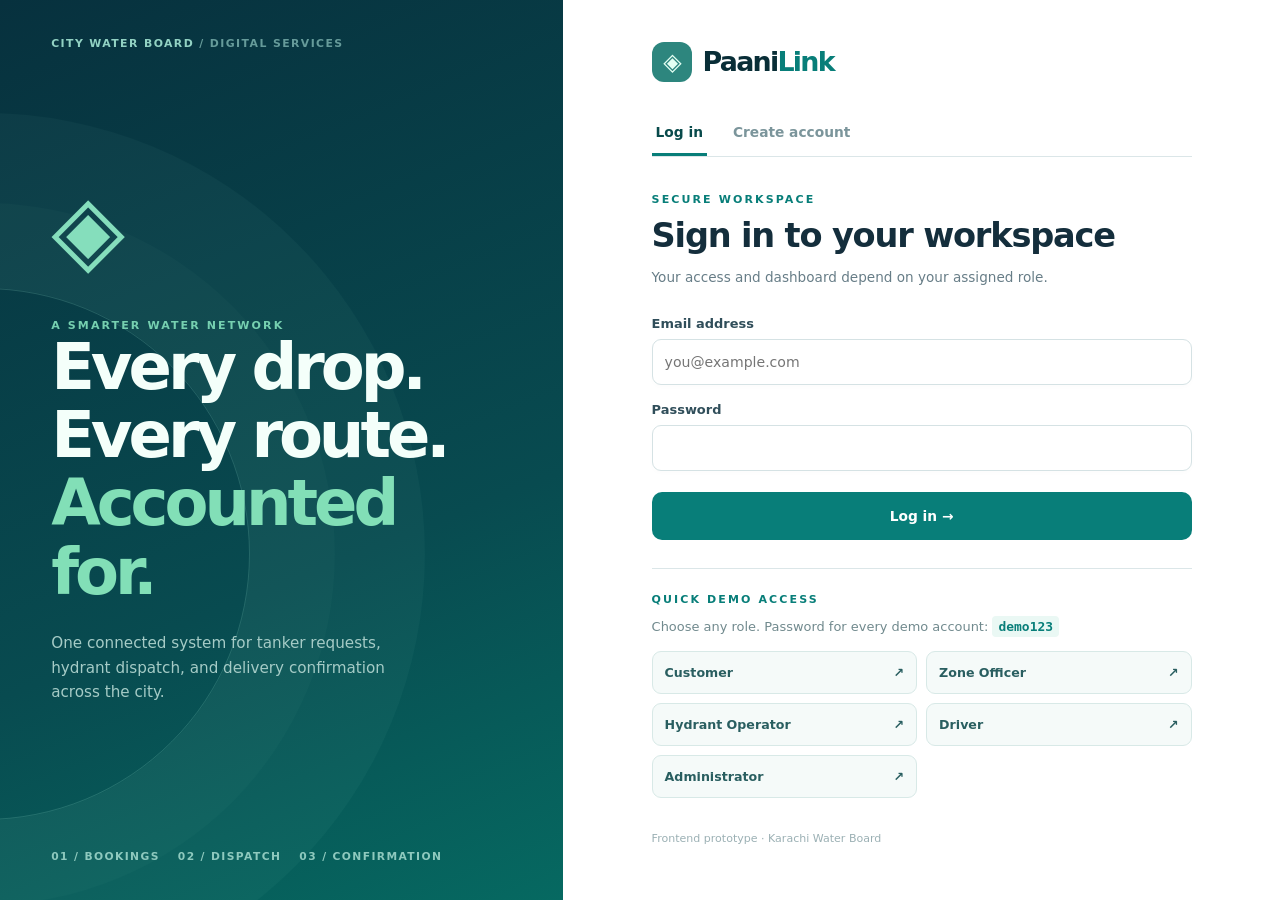
<file: index.html>
<!DOCTYPE html>
<html lang="en"><head><meta charset="UTF-8"><meta name="viewport" content="width=device-width, initial-scale=1.0"><meta name="description" content="PaaniLink water tanker booking and dispatch portal"><title>PaaniLink | Welcome</title><link rel="stylesheet" href="css/styles.css"></head><body data-page="auth"><div id="app-root"></div><script type="module" src="js/app.js"></script></body></html>
</file>
<file: css/styles.css>
/* PaaniLink. CSS3 only: responsive layouts, visible focus, no font/CDN dependencies. */
:root{--ink:#142e3c;--muted:#677d87;--surface:#fff;--canvas:#f3f7f7;--line:#dbe6e8;--deep:#092e37;--deep-2:#083a40;--teal:#087e79;--teal-dark:#06655f;--aqua:#dcf5ec;--blue:#276d97;--danger:#b53e4a;--danger-bg:#fff0f0;--warning:#aa6614;--shadow:0 12px 34px rgba(7,47,56,.045);--radius:16px;font-family:Inter,ui-sans-serif,system-ui,-apple-system,BlinkMacSystemFont,"Segoe UI",sans-serif;color:var(--ink);background:var(--canvas);font-synthesis:none}
*{box-sizing:border-box}html{scroll-behavior:smooth}body{margin:0;min-width:320px}button,input,select,textarea{font:inherit}button{cursor:pointer}button:disabled{opacity:.5;cursor:not-allowed}a{text-decoration:none;color:inherit}h1,h2,h3,h4,p{margin-top:0}h1,h2,h3{letter-spacing:-.035em}small,.hint{font-size:.79rem}p{line-height:1.6}hr{border:0;border-top:1px solid var(--line);margin:24px 0}*:focus-visible{outline:3px solid #16a6ab;outline-offset:3px}.muted{color:var(--muted);line-height:1.55}.eyebrow{font-size:.69rem;letter-spacing:.19em;font-weight:800;color:var(--teal);text-transform:uppercase;margin-bottom:10px}.btn{display:inline-flex;align-items:center;justify-content:center;gap:7px;border:1px solid transparent;border-radius:10px;padding:11px 16px;font-weight:720;font-size:.86rem;min-height:41px;white-space:normal;text-align:center;transition:transform .16s ease,background .16s ease,border-color .16s ease}.btn:hover:not(:disabled){transform:translateY(-1px)}.btn.primary{background:var(--teal);color:white}.btn.primary:hover{background:var(--teal-dark)}.btn.secondary{background:#e8f3f0;color:#08736c}.btn.secondary:hover{background:#cdefe7}.btn.ghost{background:transparent;color:var(--teal);border-color:var(--line)}.btn.ghost:hover{background:#eef8f5}.btn.danger{color:var(--danger);background:var(--danger-bg)}.btn.sm{padding:7px 10px;min-height:32px;font-size:.75rem;border-radius:8px}.btn.tap{width:100%;min-height:54px;font-size:1rem}.text-link{border:0;background:transparent;color:var(--teal);font-size:.84rem;font-weight:800;text-decoration:underline;text-underline-offset:3px;padding:4px 0}.brand{display:flex;align-items:center;gap:12px;font-size:1.55rem;font-weight:900;letter-spacing:-.065em;color:white}.brand>span:last-child>span{color:#7be0be}.brand small{display:block;font-size:.61rem;font-weight:600;letter-spacing:.1em;color:#a0c2c5;text-transform:uppercase;margin-top:-2px}.brand-mark{font-size:1.5rem;background:#2d867e;color:#e3fff3;width:40px;height:40px;display:grid;place-items:center;border-radius:12px;flex:none}
.app-shell{display:grid;grid-template-columns:250px minmax(0,1fr);min-height:100vh}.sidebar{background:var(--deep);color:#bfd9d9;min-height:100vh;padding:28px 19px 18px;display:flex;flex-direction:column;position:sticky;top:0;height:100vh}.sidebar .brand{margin:0 7px 60px}.nav-caption{margin:0 13px 13px;color:#75969c;font-weight:800;font-size:.64rem;letter-spacing:.17em}.nav-list{display:flex;flex-direction:column;gap:6px}.nav-item{min-height:44px;padding:11px 13px;background:transparent;border:1px solid transparent;color:#b9d4d5;text-align:left;border-radius:11px;display:flex;align-items:center;gap:11px;font-size:.88rem;font-weight:600}.nav-item:hover{background:#16434a;color:#fff}.nav-item.active{background:#1b5355;color:#f2fffa;border-color:#367e78;font-weight:800}.nav-glyph{width:22px;text-align:center;font-size:1.08rem;color:#85ded1}.sidebar-end{margin-top:auto;border-top:1px solid #2a5159;padding-top:16px;display:grid;gap:10px}.sidebar-end .btn{justify-content:flex-start;color:#b8e6e0;border:0}.sidebar-note{font-size:.74rem;color:#a4bfc1;padding:4px 12px}.online-dot{display:inline-block;background:#87d8b1;width:7px;height:7px;border-radius:50%;margin-right:6px}.app-main{min-width:0;display:flex;flex-direction:column}.topbar{height:73px;background:var(--surface);border-bottom:1px solid var(--line);display:flex;align-items:center;justify-content:space-between;padding:0 clamp(20px,4vw,58px);gap:15px}.topbar-left{display:flex;align-items:center;gap:9px;font-size:.72rem;letter-spacing:.13em;font-weight:850}.topbar-mark{color:var(--teal);font-size:1.5rem}.topbar-path{font-weight:550;color:#8ca0a5;letter-spacing:0}.topbar-right{display:flex;align-items:center;gap:10px;font-size:.8rem;font-weight:700}.avatar{background:#e3f5ef;color:var(--teal);height:33px;width:33px;border-radius:50%;display:grid;place-items:center;font-size:.78rem}.role-pill{padding:6px 10px;background:#f1f7f6;border:1px solid var(--line);border-radius:999px;color:#52747a;font-size:.72rem}.content{width:min(1230px,100%);margin:0 auto;padding:clamp(22px,3.5vw,46px) clamp(18px,4vw,55px) 58px;flex:1}.page-heading{display:flex;align-items:flex-end;justify-content:space-between;gap:24px;margin-bottom:28px}.page-heading h1{font-size:clamp(1.9rem,3vw,2.6rem);line-height:1.15;margin-bottom:10px;font-weight:820}.page-heading .muted{margin:0}.stats-grid{display:grid;grid-template-columns:repeat(4,minmax(0,1fr));gap:16px;margin-bottom:25px}.stat-card{background:white;border:1px solid var(--line);border-radius:var(--radius);padding:22px 21px;min-width:0;box-shadow:var(--shadow)}.stat-label{color:#69828b;font-size:.77rem;font-weight:700;letter-spacing:.01em;margin-bottom:11px}.stat-value{font-size:clamp(1.33rem,2.4vw,2rem);font-weight:850;line-height:1.2;overflow-wrap:anywhere}.stat-card p{color:#80929b;font-size:.75rem;margin:9px 0 0;line-height:1.35}.panel{background:var(--surface);border:1px solid var(--line);border-radius:var(--radius);margin-bottom:24px;padding:24px;box-shadow:var(--shadow);min-width:0}.panel-head{display:flex;justify-content:space-between;align-items:flex-start;gap:15px;margin-bottom:18px}.panel-head h2{font-size:1.12rem;line-height:1.25;margin-bottom:6px;letter-spacing:-.02em}.panel-head .muted{font-size:.81rem;margin-bottom:0}.quick-action{display:flex;align-items:center;justify-content:space-between;gap:30px;margin-bottom:25px;background:linear-gradient(120deg,#093c46,#0b6e6a);color:#fff;padding:27px 32px;border-radius:var(--radius);overflow:hidden;position:relative}.quick-action:after{content:'◈';position:absolute;font-size:220px;right:160px;top:-95px;color:#fff;opacity:.055;pointer-events:none}.quick-action h2{font-size:1.48rem;margin-bottom:8px}.quick-action p{font-size:.84rem;color:#bedbd5;margin-bottom:0;max-width:440px}.quick-action .eyebrow{color:#88debc}.quick-action .btn{background:#fff;color:#075b56;z-index:1;flex-shrink:0}.table-scroll{overflow:auto;width:100%;border:1px solid #ecf0f1;border-radius:11px}table{border-collapse:collapse;width:100%;font-size:.83rem;text-align:left;min-width:630px}th{background:#f7faf9;color:#6f8990;font-size:.67rem;text-transform:uppercase;font-weight:850;letter-spacing:.06em;white-space:nowrap}th,td{padding:15px 13px;border-bottom:1px solid #edf1f1;vertical-align:middle}tbody tr:last-child td{border:0}tbody tr:hover{background:#fbfdfc}td small{color:#8ba0a5}td{overflow-wrap:anywhere}.row-actions{display:flex;align-items:center;gap:6px;flex-wrap:wrap}.badge{display:inline-block;border-radius:50px;padding:5px 9px;font-weight:780;font-size:.7rem;white-space:nowrap;background:#e9eef0;color:#62757c}.badge-approved,.badge-confirmed,.badge-delivered,.badge-available,.badge-active,.badge-resolved{color:#187c60;background:#ddf3e7}.badge-pending,.badge-assigned,.badge-filled{color:#a46a16;background:#fff3d9}.badge-arrived{background:#e4f0ff;color:#276d97}.badge-disputed,.badge-failed,.badge-rejected,.badge-cancelled,.badge-inactive,.badge-unavailable{color:#b54c55;background:#ffeded}.empty-state{text-align:center;padding:38px 12px;color:var(--muted);display:flex;flex-direction:column;align-items:center;gap:8px}.empty-state>span{font-size:3.5rem;color:#bcd2d1;line-height:1}.empty-state strong{color:var(--ink)}.empty-state p{margin:0;font-size:.85rem}.notice{padding:15px 18px;background:#eaf5f1;border-radius:10px;font-size:.86rem;color:#226b65;margin-bottom:16px}.notice.warning{background:#fff5e8;color:#93591b}.app-footer{display:flex;justify-content:space-between;gap:15px;color:#95a8ab;font-size:.65rem;font-weight:750;letter-spacing:.12em;padding:15px clamp(18px,4vw,55px);border-top:1px solid var(--line)}
.form-grid{display:grid;grid-template-columns:repeat(2,minmax(0,1fr));gap:20px}.field{margin-bottom:17px;min-width:0}.form-grid .field{margin-bottom:0}.field label,.check-field legend{display:block;font-weight:740;font-size:.81rem;margin-bottom:8px;color:#304e5a}.field input,.field textarea,.field select{width:100%;min-height:46px;border:1px solid #d5e2e4;border-radius:9px;background:#fff;padding:10px 12px;color:#173641;box-shadow:0 2px 5px rgba(7,36,50,.015);font-size:.88rem}.field textarea{resize:vertical;line-height:1.5}.field input:disabled{background:#f0f5f5;color:#677f83}.field input:focus,.field textarea:focus,.field select:focus{border-color:#15968b;outline:2px solid #d6f0e8;outline-offset:0}.field.invalid input,.field.invalid select,.field.invalid textarea{border-color:#c65061}.hint{display:block;color:#84999f;line-height:1.45;margin:7px 0 0}.field-error{display:block;color:#b23545;font-weight:650;line-height:1.4;font-size:.73rem;margin-top:6px;min-height:0}.field-error:empty{display:none}.check-field{border:1px solid var(--line);border-radius:10px;padding:14px;margin:0 0 18px}.check-line{display:inline-flex;align-items:center;gap:5px;margin:8px 16px 5px 0;font-size:.8rem}.form-actions{margin-top:21px;display:flex;justify-content:flex-end;gap:12px}.price-preview{margin:22px 0 8px;background:#f0f9f5;border:1px dashed #8bbdb4;border-radius:12px;padding:17px 19px;display:flex;justify-content:space-between;gap:12px;font-size:.83rem}.price-preview span{display:flex;flex-direction:column;gap:6px;color:#62847d}.price-preview strong{color:#144e47;font-size:1.17rem}.form-error-summary,.error-banner{border-radius:10px;background:#fff0f0;border:1px solid #fad0d2;color:#ad384b;font-size:.87rem;padding:11px 14px;margin:0 0 18px}.error-banner{margin:40px auto;max-width:500px}.error-banner p{margin:5px 0 15px}.hydrant-info{display:flex;justify-content:space-between;gap:20px;align-items:center}.hydrant-info h3{margin:0 0 9px}.hydrant-info p{color:var(--muted);margin:0 0 8px;font-size:.85rem}
/* Driver: phone-first tap targets and cards */
.trip-grid{display:grid;grid-template-columns:repeat(auto-fit,minmax(min(100%,290px),1fr));gap:15px}.trip-card{border:1px solid #dce9e8;border-radius:14px;padding:21px;background:#fbfefd;display:flex;flex-direction:column;gap:11px}.trip-top{display:flex;justify-content:space-between;align-items:center;gap:12px}.trip-number{font-weight:850;color:var(--teal);font-size:.79rem}.trip-card h3{margin:3px 0 0;font-size:1.14rem}.trip-date{margin:0;font-size:.82rem;color:var(--muted)}.trip-card dl{margin:0;padding:12px 0;border-top:1px solid var(--line);border-bottom:1px solid var(--line);display:grid;gap:10px}.trip-card dl div{display:flex;justify-content:space-between;gap:10px;font-size:.8rem}.trip-card dt{color:#81999b}.trip-card dd{margin:0;font-weight:700}.trip-actions{display:grid;grid-template-columns:repeat(auto-fit,minmax(min(100%,130px),1fr));gap:9px;margin-top:auto}
/* Dialogs and trace */
dialog{border:1px solid #d8e5e3;background:#fff;border-radius:18px;padding:0;color:var(--ink);width:min(96vw,660px);max-height:92vh;box-shadow:0 30px 90px rgba(0,20,29,.25)}dialog::backdrop{background:rgba(2,28,36,.54);backdrop-filter:blur(3px)}.dialog-header{padding:22px 26px;border-bottom:1px solid var(--line);display:flex;justify-content:space-between;align-items:center;gap:15px}.dialog-header h2{font-size:1.21rem;margin:0}.dialog-close{background:#eff5f4;border:0;border-radius:9px;min-width:38px;height:38px;color:#456c71}.dialog-body{padding:25px 26px;max-height:calc(92vh - 84px);overflow:auto}.dialog-lead{color:#637e83;font-size:.88rem}.definition-grid{display:grid;grid-template-columns:repeat(2,minmax(0,1fr));gap:14px}.definition-grid div{min-width:0}.definition-grid dt{font-size:.7rem;color:#7d979c;font-weight:700;margin-bottom:4px}.definition-grid dd{margin:0;font-size:.85rem;font-weight:750;overflow-wrap:anywhere}.detail-head{display:flex;justify-content:space-between;align-items:center;gap:12px;margin-bottom:18px}.detail-head h3{margin:0}.section-subtitle{margin:28px 0 16px;font-size:.94rem}.timeline{list-style:none;padding:0 0 0 3px;margin:0}.timeline-step{padding:0 0 21px 30px;position:relative;border-left:2px solid #d4e9e4;margin-left:8px}.timeline-step:last-child{border-left-color:transparent;padding-bottom:0}.timeline-dot{position:absolute;left:-7px;top:2px;width:12px;height:12px;border-radius:50%;background:var(--teal);outline:4px solid #e9f7f3}.timeline-step strong{display:block;font-size:.87rem}.timeline-step small{display:block;color:#899ba2;margin-top:3px}.timeline-step p{margin:4px 0 0;font-size:.8rem;color:#617a80}.invoice-brand{font-size:1.4rem;font-weight:900;color:var(--teal)}.invoice-total{font-size:2.4rem;text-align:right;margin:22px 0}
.toast{position:fixed;bottom:22px;right:24px;z-index:100;color:#fff;background:#164e49;padding:14px 18px;border-radius:11px;max-width:min(90vw,420px);box-shadow:0 12px 33px rgba(0,0,0,.18);font-size:.87rem}.toast.error{background:#9f3949}.toast[hidden]{display:none}.boot-loader{min-height:60vh;display:flex;flex-direction:column;align-items:center;justify-content:center;color:var(--muted);gap:15px}.loader{height:31px;width:31px;border:3px solid #b8d8d3;border-top-color:var(--teal);border-radius:50%;animation:spin .7s linear infinite}@keyframes spin{to{transform:rotate(360deg)}}
/* Login/register page */
.auth-layout{display:grid;grid-template-columns:minmax(350px,44%) minmax(0,1fr);min-height:100vh;background:#fff}.auth-art{background:linear-gradient(158deg,#07313e 0%,#084b50 62%,#066961 100%);color:#f4fffa;display:flex;flex-direction:column;justify-content:space-between;padding:37px clamp(28px,4vw,72px);position:relative;overflow:hidden}.auth-art:after{content:'';position:absolute;width:530px;height:530px;border:1px solid rgba(168,238,216,.18);border-radius:50%;top:32%;left:-50%;box-shadow:0 0 0 85px rgba(168,238,216,.025),0 0 0 175px rgba(168,238,216,.035)}.auth-art-top{font-weight:850;font-size:.68rem;letter-spacing:.13em;color:#92d2c3}.auth-art-top span{color:#669b9a}.auth-art-main{z-index:1}.auth-symbol{font-size:6rem;color:#85debc;line-height:1;margin-bottom:37px}.auth-art-main .eyebrow{color:#76d0b0}.auth-art h1{font-size:clamp(2.8rem,5vw,5rem);line-height:1.07;letter-spacing:-.063em;margin:0 0 25px;font-weight:800}.auth-art h1 em{font-style:normal;color:#82dfb7}.auth-art-main>p{max-width:380px;color:#a5cbc6;font-size:.95rem}.auth-art-bottom{display:flex;gap:18px;flex-wrap:wrap;font-size:.67rem;color:#8ec9be;letter-spacing:.13em;font-weight:700;z-index:1}.auth-form-area{display:flex;align-items:center;justify-content:center;padding:40px clamp(20px,5vw,85px);min-width:0}.auth-form-wrap{width:min(540px,100%)}.auth-brand{display:flex;align-items:center;gap:11px;font-size:1.68rem;color:var(--deep);font-weight:900;letter-spacing:-.065em;margin-bottom:30px}.auth-brand>span:last-child>span{color:var(--teal)}.auth-tabs{display:flex;border-bottom:1px solid var(--line);gap:22px;margin-bottom:34px}.auth-tabs button{border:0;border-bottom:3px solid transparent;color:#7b959b;background:transparent;padding:12px 4px 13px;font-size:.86rem;font-weight:740}.auth-tabs button.active{border-color:var(--teal);color:#084a4b}.auth-form-wrap h2{font-size:2.1rem;line-height:1.1;margin-bottom:12px}.auth-form-wrap>.muted{font-size:.85rem;margin-bottom:28px}.auth-form-wrap .form-actions .btn{width:100%;min-height:48px}.demo-accounts{border-top:1px solid var(--line);padding-top:22px;margin-top:28px}.demo-accounts>.eyebrow{margin-bottom:8px}.demo-accounts>p:not(.eyebrow){color:#718a8e;font-size:.81rem}.demo-accounts code{color:var(--teal);font-weight:800;background:#eaf8f4;border-radius:4px;padding:3px 6px}.demo-buttons{display:grid;grid-template-columns:repeat(2,minmax(0,1fr));gap:9px}.demo-role{display:flex;align-items:center;justify-content:space-between;text-align:left;background:#f5faf9;border:1px solid #d8e9e7;border-radius:9px;padding:12px;color:#295e60;font-size:.79rem;font-weight:760;min-height:43px}.demo-role:hover{border-color:#5bb9a6;background:#eaf7f1}.auth-footer{font-size:.69rem;color:#9bb0b4;margin-top:32px}
@media(max-width:1150px){.app-shell{grid-template-columns:220px minmax(0,1fr)}.sidebar{padding-inline:14px}.stats-grid{grid-template-columns:repeat(2,minmax(0,1fr))}.content{padding-inline:25px}}
@media(max-width:760px){.app-shell{display:block}.sidebar{position:static;height:auto;min-height:0;padding:12px 15px 14px;display:block}.sidebar .brand{margin:0 0 14px;font-size:1.25rem}.sidebar .brand-mark{height:34px;width:34px;font-size:1.2rem}.nav-caption,.sidebar-end{display:none}.nav-list{display:flex;flex-direction:row;overflow:auto;gap:6px;scrollbar-width:thin}.nav-item{flex:0 0 auto;min-height:40px;padding:9px 12px;white-space:nowrap;font-size:.77rem}.nav-glyph{width:15px;font-size:.9rem}.topbar{height:62px;padding:0 17px}.topbar-path,.role-pill{display:none}.content{padding:25px 16px 38px}.page-heading h1{font-size:1.85rem}.panel{padding:18px}.stats-grid{gap:10px}.stat-card{padding:18px}.quick-action{padding:20px 22px}.auth-layout{grid-template-columns:1fr}.auth-art{min-height:260px;padding:22px 26px}.auth-art h1{font-size:2.35rem}.auth-art-main>p{font-size:.79rem;margin-bottom:0}.auth-art-main{margin-top:16px}.auth-symbol{display:none}.auth-art-bottom{display:none}.auth-form-area{padding:32px 22px}.auth-brand{margin-bottom:22px}.auth-tabs{margin-bottom:24px}.auth-form-wrap h2{font-size:1.85rem}}
@media(max-width:480px){.user-name{display:none}.topbar-left{font-size:.66rem}.topbar-right{gap:5px}.stats-grid{grid-template-columns:repeat(2,minmax(0,1fr))}.stat-card{padding:15px 13px;min-height:115px}.stat-label{font-size:.7rem}.stat-value{font-size:1.25rem}.stat-card p{font-size:.67rem}.page-heading{margin-bottom:20px}.quick-action{display:block}.quick-action .btn{margin-top:18px;width:100%}.form-grid{grid-template-columns:1fr;gap:16px}.panel-head{flex-wrap:wrap}.panel-head .btn{width:100%}.hydrant-info{display:block}.hydrant-info>div+div{margin-top:14px}.price-preview{flex-direction:column}.dialog-header{padding:17px}.dialog-body{padding:18px}.definition-grid{gap:12px 9px}.app-footer{display:block;line-height:1.7}.app-footer span{display:block}.auth-art{min-height:240px}.demo-buttons{grid-template-columns:1fr}.trip-actions{grid-template-columns:1fr}.trip-card{padding:16px}}
@media(prefers-reduced-motion:reduce){*,*:before,*:after{scroll-behavior:auto!important;animation-duration:.001ms!important;transition-duration:.001ms!important}}
@media print{body{background:#fff}.sidebar,.topbar,.app-footer,.content,.dialog-close,.invoice button{display:none!important}dialog{position:static;width:100%;max-height:none;box-shadow:none;border:0;overflow:visible}dialog::backdrop{background:none}.dialog-body{max-height:none;overflow:visible}.invoice{display:block}}
</file>
